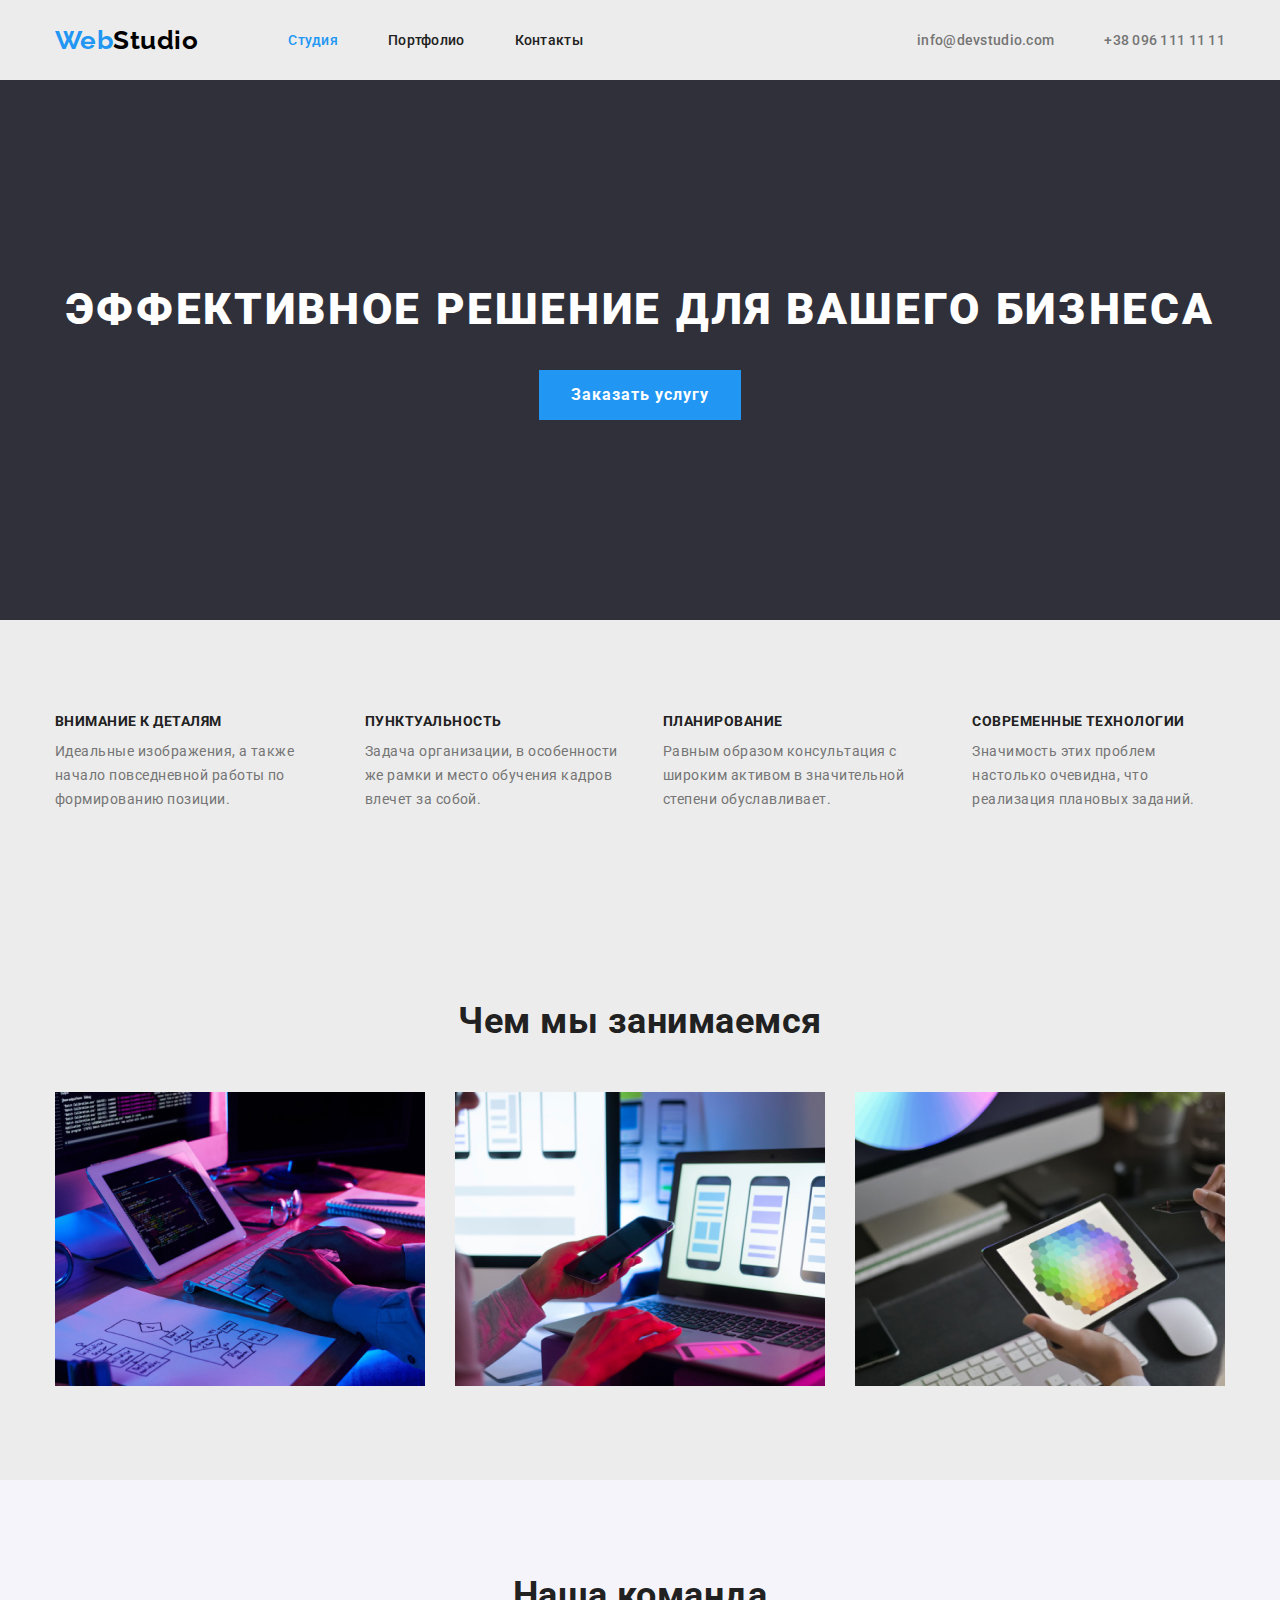
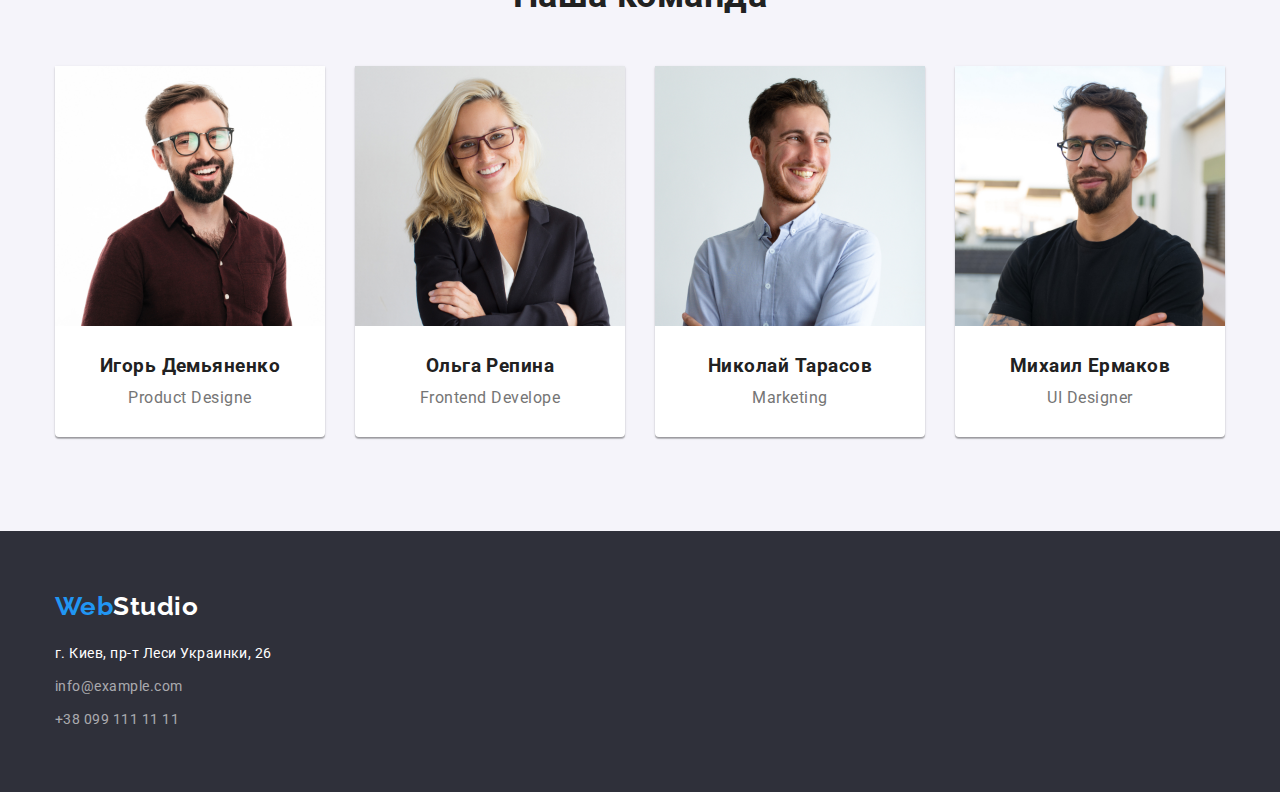
<file: index.html>
<!DOCTYPE html>
<html lang="en">

<head>
    <meta charset="UTF-8">
    <meta http-equiv="X-UA-Compatible" content="IE=edge">
    <meta name="viewport" content="width=device-width, initial-scale=1.0">
    <title>Студия</title>
    <!-- Нормализатор -->
    <link rel="stylesheet"
        href="https://cdnjs.cloudflare.com/ajax/libs/modern-normalize/1.0.0/modern-normalize.min.css">
    <!-- Шрифт  -->
    <link rel="preconnect" href="https://fonts.gstatic.com">
    <link
        href="https://fonts.googleapis.com/css2?family=Raleway:wght@700&family=Roboto:wght@400;500;700;900&display=swap"
        rel="stylesheet">
    <!-- Мои стили -->
    <link rel="stylesheet" href="./css/style.css">
</head>

<body>
    <!-- Заполняем header -->
    <header class="header">
        <div class="container header-container">
            <!-- Верхняя линия -->
            <!-- nav - навигация на другие страницы -->
            <nav class="nav-header">
                <a class="logo-link link"
                href="">Web<span style="color: #000000;">Studio</span>
                </a>
            
                <ul class="menu list">
            
                    <li class="nav-menu">
                        <a class="menu-link link current" href="">Студия</a>
                    </li>
            
                    <li class="nav-menu">
                        <a class="menu-link link color-link-nav" href="./portfolio.html">Портфолио</a>
                    </li>
            
                    <li class="nav-menu">
                        <a class="menu-link link color-link-nav" href="">Контакты</a>
                    </li>
                </ul>
            </nav>
            
                
            <ul class="contact list">

                <li class="contact-menu">
                    <a class="mail-link link" href="mailto:info@devstudio.com">
                        info@devstudio.com
                    </a>
                </li>
            
                <li class="contact-menu">
                    <a class="tel-link link"
                    href="tel:+380961111111">
                    +38 096 111 11 11
                    </a>
                </li>
            </ul>
        </div>

    </header>

    <!-- Заполняем main-->
    <main>

        <!-- Шапка -->
        <!-- section hero-section -->
        <section class=" hero ">
            <div class="container">
                <h1 class="hero-name">
                    Эффективное решение для вашего бизнеса
                </h1>
                
                <button class="modal-btn" type="button">
                    Заказать услугу
                </button>
            </div>
           

        </section>

        <!-- Особенности -->
        <section class="section">
            <div class="container">
                <ul class="list-section-work list">
                    <li class="list-features">
                        <h3 class="heading-stction-features heading">
                            Внимание к деталям
                        </h3>
                        <p class="style-under-heading under-heading">
                            Идеальные изображения, а также начало повседневной работы по формированию позиции.
                        </p>
                    </li>
                
                    <li class="list-features">
                        <h3 class="heading-stction-features heading">
                            Пунктуальность
                        </h3>
                        <p class="style-under-heading under-heading">
                            Задача организации, в особенности же рамки и место обучения кадров влечет за собой.
                        </p>
                    </li>
                
                    <li class="list-features">
                        <h3 class="heading-stction-features heading">
                            Планирование
                        </h3>
                        <p class="style-under-heading under-heading">
                            Равным образом консультация с широким активом в значительной степени обуславливает.
                        </p>
                    </li>
                
                    <li class="list-features">
                        <h3 class="heading-stction-features heading">
                            Современные технологии
                        </h3>
                        <p class="style-under-heading under-heading">
                            Значимость этих проблем настолько очевидна, что реализация плановых заданий.
                        </p>
                    </li>
                </ul>
            </div>
            
        </section>

        <!-- Чем мы занимаемся -->
        <section class="section">
            <div class="container">
                <h2 class="style-main-heading heading">Чем мы занимаемся</h2>
                <ul class="list-img list">
                    <li class="list-container-img">
                        <img src="./images/index/comp.jpg" alt="comp" width="370" height="294">
                    </li>
                
                    <li class="list-container-img">
                        <img src="./images/index/phone.jpg" alt="phone" width="370" height="294">
                    </li>
                
                    <li class="list-container-img">
                        <img src="./images/index/apple.jpg" alt="apple" width="370" height="294">
                    </li>
                </ul>
            </div>
           
        </section>

        <!-- Наша команда -->
        <section class="section section-our-team">
            <div class="container">
                <h2 class="style-main-heading heading">Наша команда</h2>
                <ul class="card-set list">

                    <li class="our-team">
                        <img src="./images/index/igor.jpg" alt="igor" width="270" height="260">

                        <div class="team-card">
                        <h3 class="heading heading-name">Игорь Демьяненко</h3>
                        <p class="sect-text style-section-team under-heading">Product Designe</p>
                        </div>
                        
                    </li>
                
                    <li class="our-team">
                        <img src="./images/index/olga.jpg" alt="olga" width="270" height="260">
                        <div class="team-card">
                        <h3 class="heading-name heading">Ольга Репина</h3>
                        <p class="sect-text style-section-team under-heading">Frontend Develope</p>
                        </div>
                    </li>
                
                    <li class="our-team">
                        <img src="./images/index/nikolay.jpg" alt="nokolay" width="270" height="260">
                        <div class="team-card">
                        <h3 class="heading-name heading">Николай Тарасов</h3>
                        <p class="sect-text style-section-team under-heading">Marketing</p>
                        </div>
                    </li>
                
                    <li class="our-team">
                        <img src="./images/index/mihail.jpg" alt="mihail" width="270" height="260">
                        <div class="team-card">
                        <h3 class="heading-name heading">Михаил Ермаков</h3>
                        <p class="sect-text style-section-team under-heading">UI Designer</p>
                        </div>    
                    </li>
                </ul>
            </div>
            
        </section>
    </main>

    <!-- footer -->
    <footer class="site-footer">
        <div class="container">

    <a class="footer-logo link"  href="./index.html" lang="en">Web<span class="logo-color">Studio</span>
    </a>

<address class="footer-adres">

    <ul class="footer-contact list">

        <li class="footer-contact-item">
            <a class="footer-link link" href="https://goo.gl/maps/GLm2jWPZ9G5UtM699" target="_blank"
                rel="noreferrer noot">
                г. Киев, пр-т Леси Украинки, 26
            </a>
        </li>

        <li class="footer-contact-item">
            <a class="footer-info link" href="mailto:info@example.com">
                info@example.com
            </a>
        </li>

        <li class="footer-contact-item">
            <a class="footer-info link" href="tel:+380991111111">
                +38 099 111 11 11
            </a>
        </li>
    </ul>
</address>
        </div>
        
    </footer>

</body>

</html>
</file>
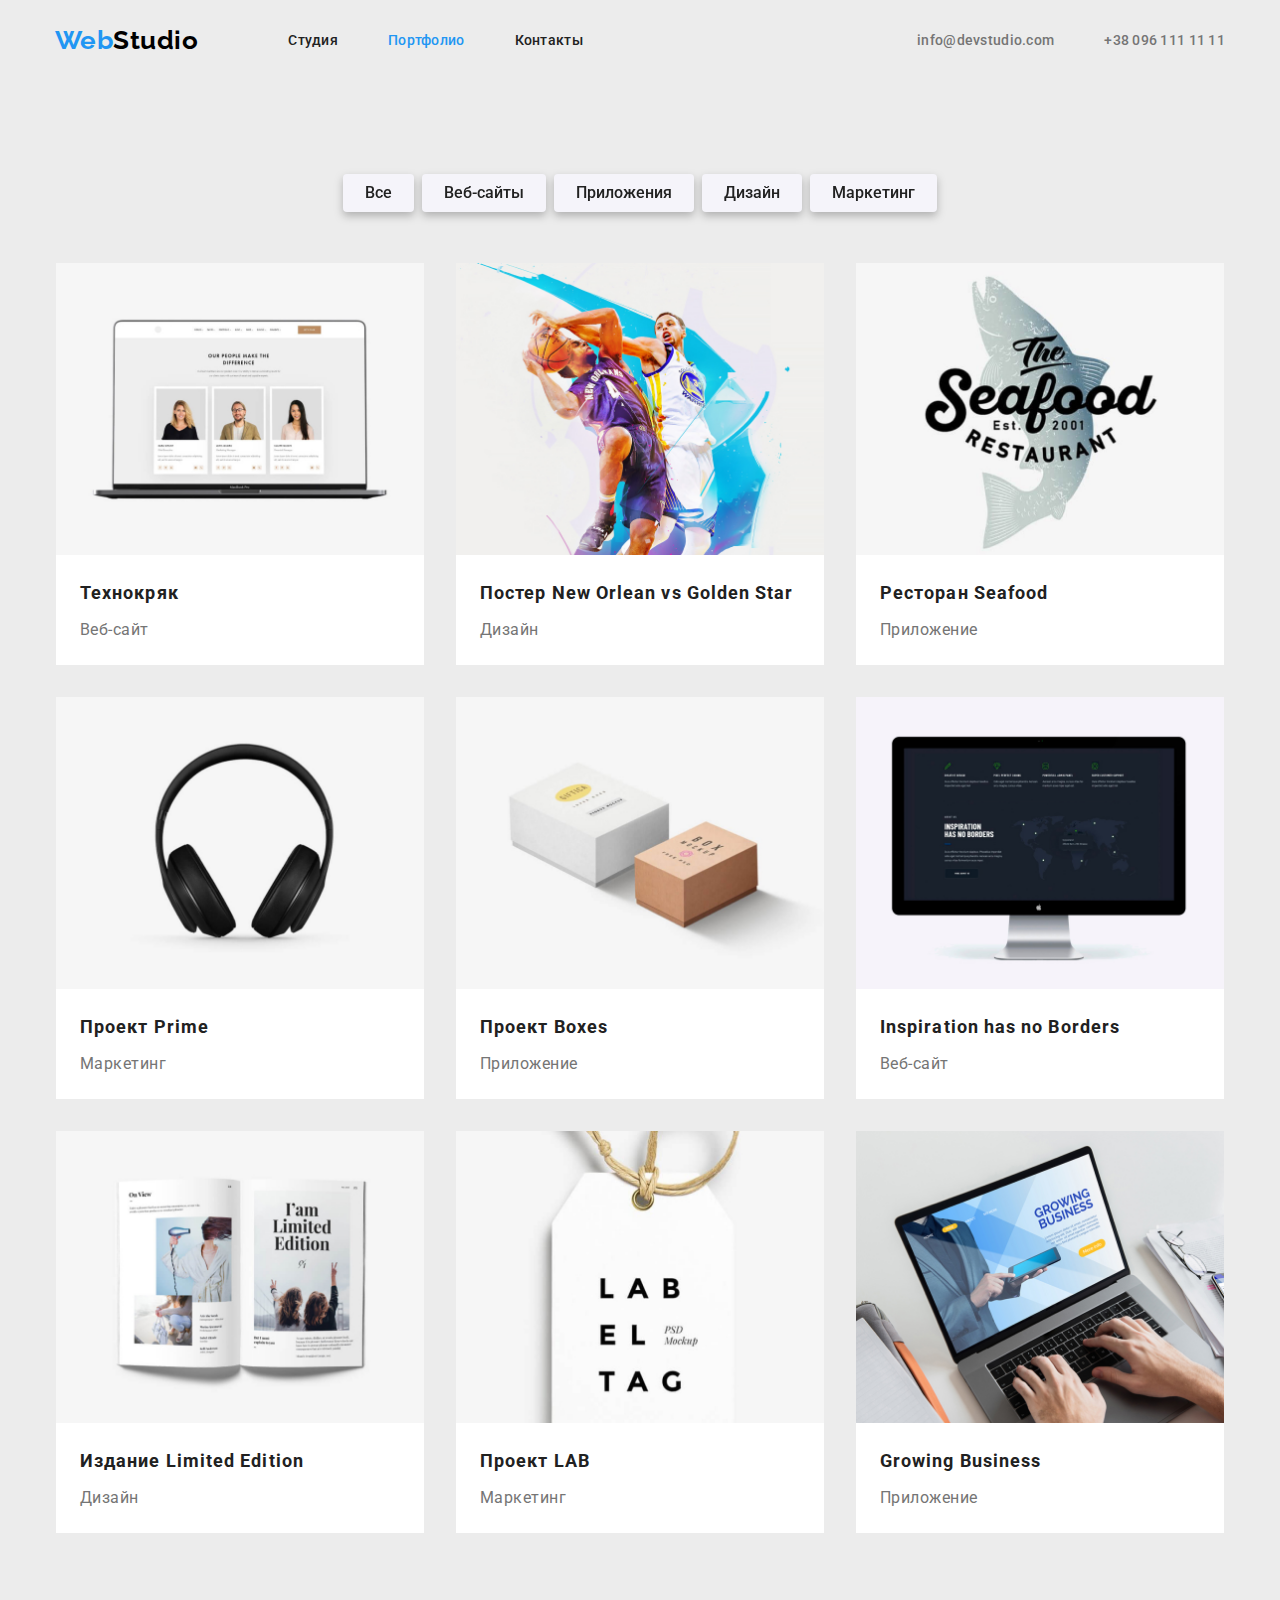
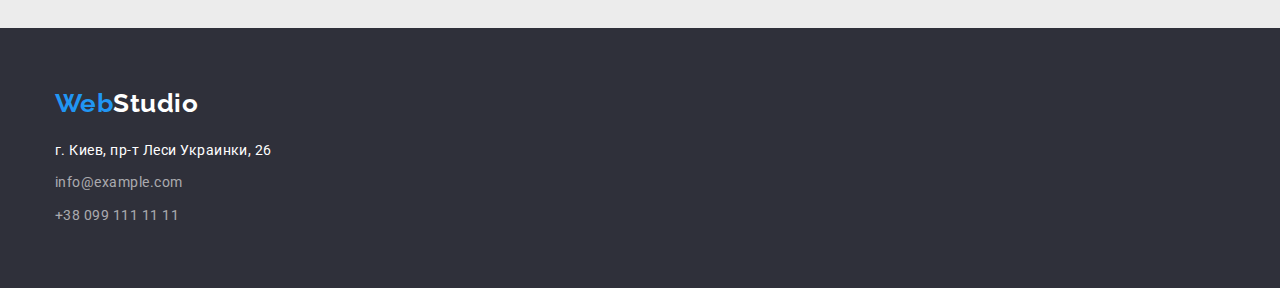
<file: portfolio.html>
<!DOCTYPE html>
<html lang="en">

<head>
    <meta charset="UTF-8">
    <meta http-equiv="X-UA-Compatible" content="IE=edge">
    <meta name="viewport" content="width=device-width, initial-scale=1.0">
    <title>Portfolio</title>
    <!-- Нормализатор -->
    <link rel="stylesheet"
        href="https://cdnjs.cloudflare.com/ajax/libs/modern-normalize/1.0.0/modern-normalize.min.css">
    <!-- Шрифт  -->
    <link rel="preconnect" href="https://fonts.gstatic.com">
    <link
        href="https://fonts.googleapis.com/css2?family=Raleway:wght@700&family=Roboto:wght@400;500;700;900&display=swap"
        rel="stylesheet">
    <!-- Мои стили -->
    <link rel="stylesheet" href="./css/style.css">
</head>

<body>
<!-- Заполняем header -->
<header class="header">
    <div class="container header-container">
        <!-- Верхняя линия -->
        <!-- nav - навигация на другие страницы -->
        <nav class="nav-header">
            <a class="logo-link link" href="">Web<span style="color: #000000;">Studio</span>
            </a>

            <ul class="menu list">

                <li class="nav-menu">
                    <a class="menu-link link  color-link-nav current" href="./index.html">Студия</a>
                </li>

                <li class="nav-menu">
                    <a class="menu-link link current" href="">Портфолио</a>
                </li>

                <li class="nav-menu">
                    <a class="menu-link link color-link-nav" href="">Контакты</a>
                </li>
            </ul>
        </nav>


        <ul class="contact list">

            <li class="contact-menu">
                <a class="mail-link link" href="mailto:info@devstudio.com">
                    info@devstudio.com
                </a>
            </li>

            <li class="contact-menu">
                <a class="tel-link link" href="tel:+380961111111">
                    +38 096 111 11 11
                </a>
            </li>
        </ul>
    </div>

</header>

    <!-- MAIN -->
    <main>
        <!-- SECTION BUTON -->
        <section class="section">
        <div class="container">
    <ul class="list list-btn">
    <li class="item-btn">
        <button class="filter-btn" type="button">Все</button>
    </li>

    <li class="item-btn">
        <button class="filter-btn" type="button">Веб-сайты</button>
    </li>

    <li class="item-btn">
        <button class="filter-btn" type="button">Приложения</button>
    </li>

    <li class="item-btn">
        <button class="filter-btn" type="button">Дизайн</button>
    </li>

    <li class="item-btn">
        <button class="filter-btn" type="button">Маркетинг</button>
    </li>
    </ul>

<!-- LIST IMAGES -->
    <ul class="list img-card">
    <li class="item-card">

        <img src="./images/portfolio/webSite.jpg" alt="webSite" width="370" height="
                        294px">

        <div class="card-content">
            <h3 class="heading-list-portfolio">
                Технокряк
            </h3>
            <p class="under-heading-portfilio">Веб-сайт</p>
        </div>
    </li>

    <li class="item-card">
        <img src="./images/portfolio/basketball.jpg" alt="basketball" width="370" height="294px">

        <div class="card-content">
            <h3 class="heading-list-portfolio">
                Постер New Orlean vs Golden Star
            </h3>
            <p class="under-heading-portfilio">Дизайн</p>
        </div>
    </li>

    <li class="item-card">
        <img src="./images/portfolio/labell.jpg" alt="label" width="370" height="294px">

        <div class="card-content">
            <h3 class="heading-list-portfolio">
                Ресторан Seafood
            </h3>
            <p class="under-heading-portfilio">Приложение</p>
        </div>

    </li>

    <li class="item-card">
        <img src="./images/portfolio/headphones.jpg" alt="headphones" width="370" height="294px">

        <div class="card-content">
            <h3 class="heading-list-portfolio">
                Проект Prime
            </h3>
            <p class="under-heading-portfilio">Маркетинг</p>
        </div>

    </li>

    <li class="item-card">
        <img src="./images/portfolio/boxes.jpg" alt="boxes" width="370" height="294px">

        <div class="card-content">
            <h3 class="heading-list-portfolio">
                Проект Boxes
            </h3>
            <p class="under-heading-portfilio">Приложение</p>
        </div>

    </li>

    <li class="item-card">
        <img src="./images/portfolio/monitor.jpg" alt="monitor" width="370" height="294px">

        <div class="card-content">
            <h3 class="heading-list-portfolio">
                Inspiration has no Borders
            </h3>
            <p class="under-heading-portfilio">Веб-сайт</p>
        </div>

    </li>

    <li class="item-card">
        <img src="./images/portfolio/magazine.jpg" alt="magazine" width="370" height="294px">

        <div class="card-content">
            <h3 class="heading-list-portfolio">
                Издание Limited Edition
            </h3>
            <p class="under-heading-portfilio">Дизайн</p>
        </div>

    </li>

    <li class="item-card">
        <img src="./images/portfolio/label.jpg" alt="marketing_lab" width="370" height="294px">

        <div class="card-content">
            <h3 class="heading-list-portfolio">
                Проект LAB
            </h3>
            <p class="under-heading-portfilio">Маркетинг</p>
        </div>

    </li>

    <li class="item-card">
        <img src="./images/portfolio/comp.jpg" alt="comp" width="370" height="294px">

        <div class="card-content">
            <h3 class="heading-list-portfolio">
                Growing Business
            </h3>
            <p class="under-heading-portfilio">Приложение</p>
        </div>
    </li>
    </ul>
        </div>
             

        </section>
 
    </main>

    
    <!-- footer -->
    <footer class="site-footer">
        <div class="container">
    
            <a class="footer-logo link" href="./index.html" lang="en">Web<span class="logo-color">Studio</span>
            </a>
    
            <address class="footer-adres">
    
                <ul class="footer-contact list">
    
                    <li class="footer-contact-item">
                        <a class="footer-link link" href="https://goo.gl/maps/GLm2jWPZ9G5UtM699" target="_blank"
                            rel="noreferrer noot">
                            г. Киев, пр-т Леси Украинки, 26
                        </a>
                    </li>
    
                    <li class="footer-contact-item">
                        <a class="footer-info link" href="mailto:info@example.com">
                            info@example.com
                        </a>
                    </li>
    
                    <li class="footer-contact-item">
                        <a class="footer-info link" href="tel:+380991111111">
                            +38 099 111 11 11
                        </a>
                    </li>
                </ul>
            </address>
        </div>
    
    </footer>
</body>
</html>
</file>
<file: css/style.css>
/* переменные для основного цвета текста */
:root {
  --primary-text-color: #212121;
  --titel-text-color: #757575;
  --title-fon-body-color: #e5e5e5;
  --accent-color: #2196f3;
  --maket-color: #ececec;
  --section-dark-color: #2f303a;
  --color-main-button: #ffffff;
  --bac-color-buttons: #f5f4fa;
  --color-line: #c4c4c4;
  --color-footer-contact: #ffffff99;
}

/* Сброс отступов */
h1,
h2,
h3,
h4,
h5,
h6,
p {
  margin-top: 0;
  margin-bottom: 0;
}
ul {
  margin-top: 0;
  margin-bottom: 0;
  padding-left: 0;
}

/* Переопределила display в bloc  */
img {
  display: block;
  max-width: 100%;
  height: auto;
}

/*Отменяем подчеркивание у ссылок */
.link {
  text-decoration: none;
}

/* в body задаем цвет странички и цвет шрифта, стиль шрифта */
body {
  background-color: var(--maket-color);
  color: var(--titel-text-color);
  font-family: Roboto, sans-serif;
  letter-spacing: 0.03em;
}

/* сброс точек в li */
.list {
  list-style: none;
}

/* цвет текста заголовков */
.heading,
.heading-list-portfolio {
  color: var(--primary-text-color);
}

/* цвет параграфов */
.under-heading,
.under-heading-portfilio {
  color: var(--titel-text-color);
}

/* цвет фона для шапки и футера */
.hero,
.site-footer {
  background-color: var(--section-dark-color);
}

.container {
  /* outline: 2px solid green; */
  width: 1200px;
  padding-left: 15px;
  padding-right: 15px;
  margin: 0 auto;
  align-items: center;
}

.section {
  /* outline: 2px solid rgb(98, 11, 238); */
  padding-top: 94px;
  padding-bottom: 94px;
}

.logo-link,
.footer-logo {
  font-family: Raleway, sans-serif;
  font-weight: 700;
  font-size: 26px;
  line-height: 1.19;
  text-decoration: none;
}
/* ======================== COMPONENTS ===========================================*/

/* ========================= END COMPONENTS================================*/

/* ========================== HEADER ================================ */
.header {
  /* outline: 2px solid red; */
  height: 80px;
  border: 1px solid var(--maket-color);
}

.header-container {
  display: flex;
  /* Центрирование по вспомогательной оси */
  align-items: center;
}
.nav-header {
  display: flex;
  align-items: center;
}

.menu {
  display: flex;
  align-items: center;
  margin-left: auto;
}

.contact {
  display: flex;
  margin-left: auto;
}
/* WebStudio */
.logo-link {
  margin: 0px 90px 0px 0px;
  padding: 24px 0px 25px;

  color: var(--accent-color);
}

/* Цвет странички на которой находится пользователь */
.current {
  color: var(--accent-color);
}

/* Стили для ссылок */
/* .header-link {
  margin-left: auto;
  margin-right: 40px;
  padding-top: 32px;
  padding-bottom: 32px;
} */
/* Цвет текса ссылки в секции nav */
.color-link-nav {
  color: var(--primary-text-color);
}

/* Цвет для телефона и почты */
.tel-link,
.mail-link {
  color: var(--titel-text-color);
}

/* стиль для li в nav секции и для тел,почты в ul*/
.nav-menu,
.contact-menu {
  font-weight: 500;
  font-size: 14px;
  line-height: 1.14;
  letter-spacing: 0.02em;
}

.nav-menu:not(:last-child),
.contact-menu:not(:last-child) {
  margin-right: 50px;
}

/* Ссылка активная */
.menu-link:hover,
.menu-link:focus,
.menu-link:active {
  color: var(--accent-color);
}

.mail-link:active,
.mail-link:hover,
.mail-link:focus {
  color: var(--accent-color);
}

.tel-link:hover,
.tel-link:focus,
.tel-link:active {
  color: var(--accent-color);
}

.mail-link:hover,
.mail-link:focus,
.mail-link:active {
  color: var(--accent-color);
}

/* ================================ END HEADER ================================== */

/* =================================MAIN========================================== */
.hero {
  padding-top: 200px;
  padding-bottom: 200px;

  /* background-color: var(--footer-background-color); */

  text-align: center;
}
/* Эффективное решение для вашего бизнеса */

.hero-name {
  font-weight: 900;
  font-size: 44px;
  line-height: 1.36;

  text-align: center;
  letter-spacing: 0.06em;
  text-transform: uppercase;

  margin-bottom: 30px;

  color: var(--color-main-button);
}
/* Кнопка */
.modal-btn {
  font-weight: 700;
  font-size: 16px;
  line-height: 1.9;

  display: flex;
  letter-spacing: 0.06em;

  color: var(--color-main-button);
  background-color: var(--accent-color);

  cursor: pointer;
  border: transparent;

  padding: 10px 32px;
  margin: auto;
}

/* <!-- Особенности --> */

.list-section-work {
  display: flex;
  list-style: none;
}

.list-features:not(:last-child) {
  margin-right: 30px;
}

.heading-stction-features {
  font-weight: 700;
  font-size: 14px;
  line-height: 1.14;
  text-transform: uppercase;
  margin-bottom: 10px;
}

/*<!-- стиль для заголовков секции "Чем мы занимаемся" и "Наша команда"-->*/

.style-main-heading {
  font-weight: 700;
  font-size: 36px;
  line-height: 1.17;
  text-align: center;

  margin-bottom: 50px;
}
.list-container-img:not(:last-child) {
  margin-right: 30px;
}
.list-img {
  display: flex;
  padding: 0;
  margin: 0;
  list-style: none;
  flex-wrap: wrap;
}

/* Наша команда */
.section-our-team {
  background-color: var(--bac-color-buttons);
}

.card-set {
  display: flex;
  padding: 0;
  margin: o;
  list-style: none;
  flex-wrap: wrap;
}

.our-team {
  /* width: 270px;
  height: 368px;
  left: 215px;
  top: 186px; */

  background: var(--color-main-button);

  box-shadow: 0px 1px 3px rgba(0, 0, 0, 0.12), 0px 1px 1px rgba(0, 0, 0, 0.14),
    0px 2px 1px rgba(0, 0, 0, 0.2);
  border-radius: 0px 0px 4px 4px;
}

.our-team:not(:last-child) {
  margin-right: 30px;
}

.team-card {
  padding-top: 30px;
  padding-bottom: 30px;
}
.heading-name {
  margin-bottom: 10px;
  text-align: center;
}

.sect-text {
  margin-top: 10px;
}

/* Стиль для параграфов из секции "Особенности"*/
.style-under-heading {
  font-size: 14px;
  line-height: 1.71;
}

/* Стиль для заголовкой из секции "Наша команда" */
.style-section-heading-team {
  font-weight: 500;
  font-size: 16px;
  line-height: 1.19;

  text-align: center;
}

/* Стиль для параграфов из секции "Наша команда" */
.style-section-team {
  font-size: 16px;
  line-height: 1.19;

  text-align: center;
}
/* ==================================== END MAIN ==================================== */

/* ============================== FOOTER ========================================= */
.site-footer {
  padding-top: 60px;
  padding-bottom: 60px;
}

.footer-logo {
  margin: 0;
  padding: 0;
  color: var(--accent-color);
}
.logo-color {
  color: var(--color-main-button);
}

.footer-adres {
  margin-top: 20px;
  font-style: normal;
}

/* ul */
.footer-contact {
  margin: 0;
}

.footer-contact

/* li */
.footer-contact-item:not(:last-child) {
  margin-bottom: 9px;
}

.footer-link,
.footer-info {
  font-style: normal;
  font-weight: normal;
  font-size: 14px;
  line-height: 1.71;
}

.footer-link {
  color: var(--color-main-button);
}

.footer-info {
  color: rgba(255, 255, 255, 0.6);
}

.footer-link:focus,
.footer-link:hover,
.footer-info:focus,
.footer-info:hover {
  color: var(--accent-color);
}
/* ================================== END FOOTER ============================= */

/* ================================== PORTFOLIO ========================= */

.filter-btn {
  font-weight: 500;
  font-size: 16px;
  line-height: 1.6;

  text-align: center;

  /* прозрачность */
  /* background-color: transparent; */
  background-color: var(--bac-color-buttons);
  border-radius: 4px;

  color: var(--primary-text-color);
  cursor: pointer;
  border: transparent;
}
.filter-btn:focus,
.filter-btn:hover {
  background-color: var(--accent-color);
  color: var(--bac-color-buttons);
}

/* стиль для залоговков списков */
.heading-list-portfolio {
  font-weight: 700;
  font-size: 18px;
  line-height: 2;

  letter-spacing: 0.06em;
}

/*Стиль для параграфов списка */
.under-heading-portfilio {
  font-size: 16px;
  line-height: 1.9;
}

.list-btn {
  justify-content: center;
  display: flex;
  margin: 0px 0px 50px;

  filter: drop-shadow(0px 4px 4px rgba(0, 0, 0, 0.25));
}

.filter-btn {
  padding: 6px 22px;
}

.item-btn:not(:last-child) {
  margin-right: 8px;
}

/* ---------------Контейнер с картинками ---------------*/
/*  <!-- LIST IMAGES --> */

/* ul */
.img-card {
  display: flex;
  flex-wrap: wrap;

  margin-left: -30px;
  margin-top: -30px;
}

/* li */
.item-card {
  flex-basis: calc((100% / 3 - 30px));

  margin-left: 30px;
  margin-top: 30px;

  width: 370px;
  height: 404px;
  left: 215px;
  top: 262px;

  background: var(--color-main-button);
  border: 1px solid var(--maket-color);
  box-sizing: border-box;
}

/* div */
.card-content {
  padding: 20px 24px;
}

/* h */
.heading-list-portfolio {
  margin-bottom: 4px;
}

/* =============================== END PORTFOLIO ======================= */
</file>
